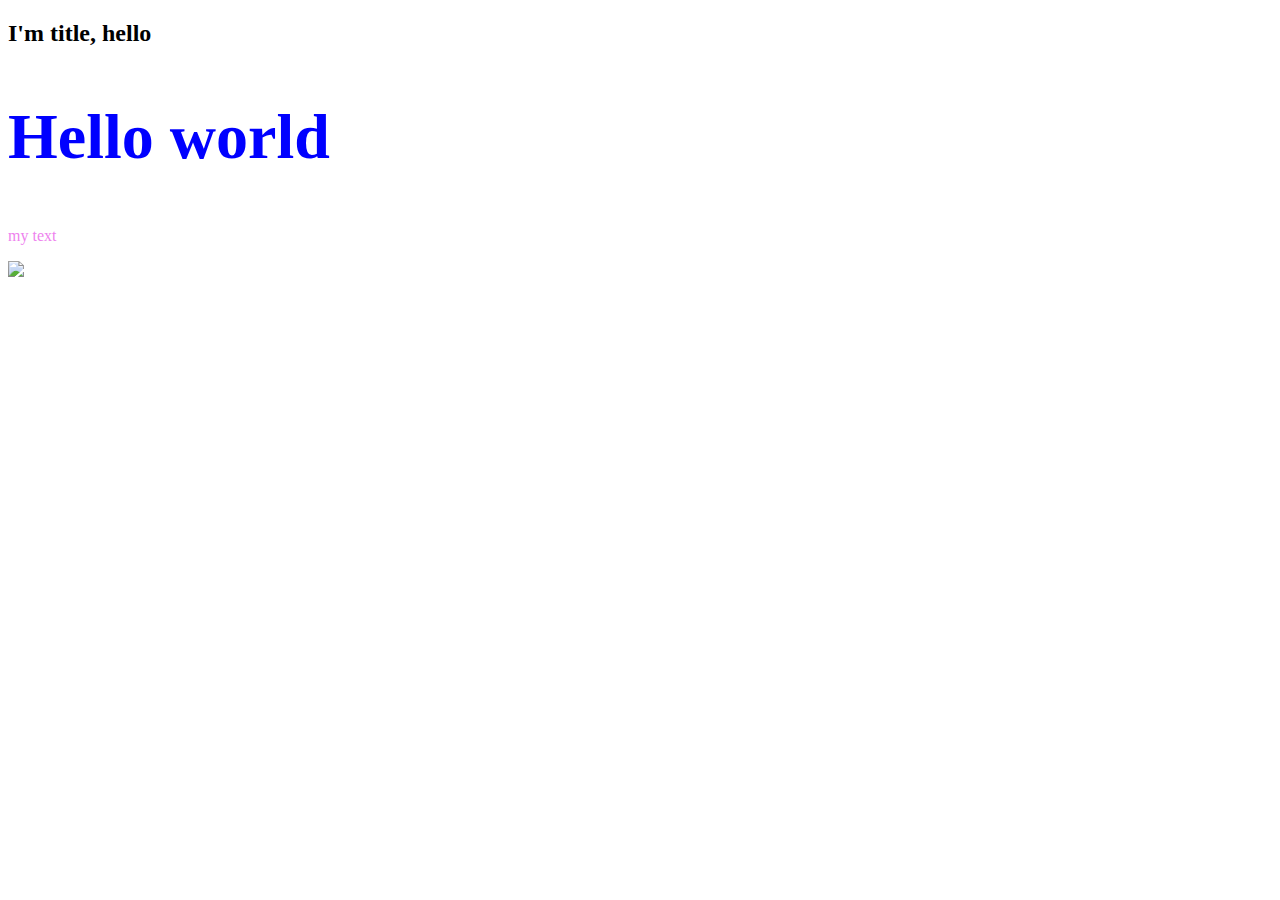
<file: atributos/index.html>
<!DOCTYPE html>
<html lang="en">

<head>
    <meta charset="UTF-8">
    <meta http-equiv="X-UA-Compatible" content="IE=edge">
    <meta name="viewport" content="width=device-width, initial-scale=1.0">
    <title>Custom Elements</title>
</head>

<body>
    <h2>
        I'm title, hello
    </h2>
    <my-element title="Hello world" text="my text" img="https://avatars3.githubusercontent.com/u/1905708?s=280&v=4/">
    </my-element>
    <script type="module" src="./my-element.js"></script>
</body>

</html>
</file>
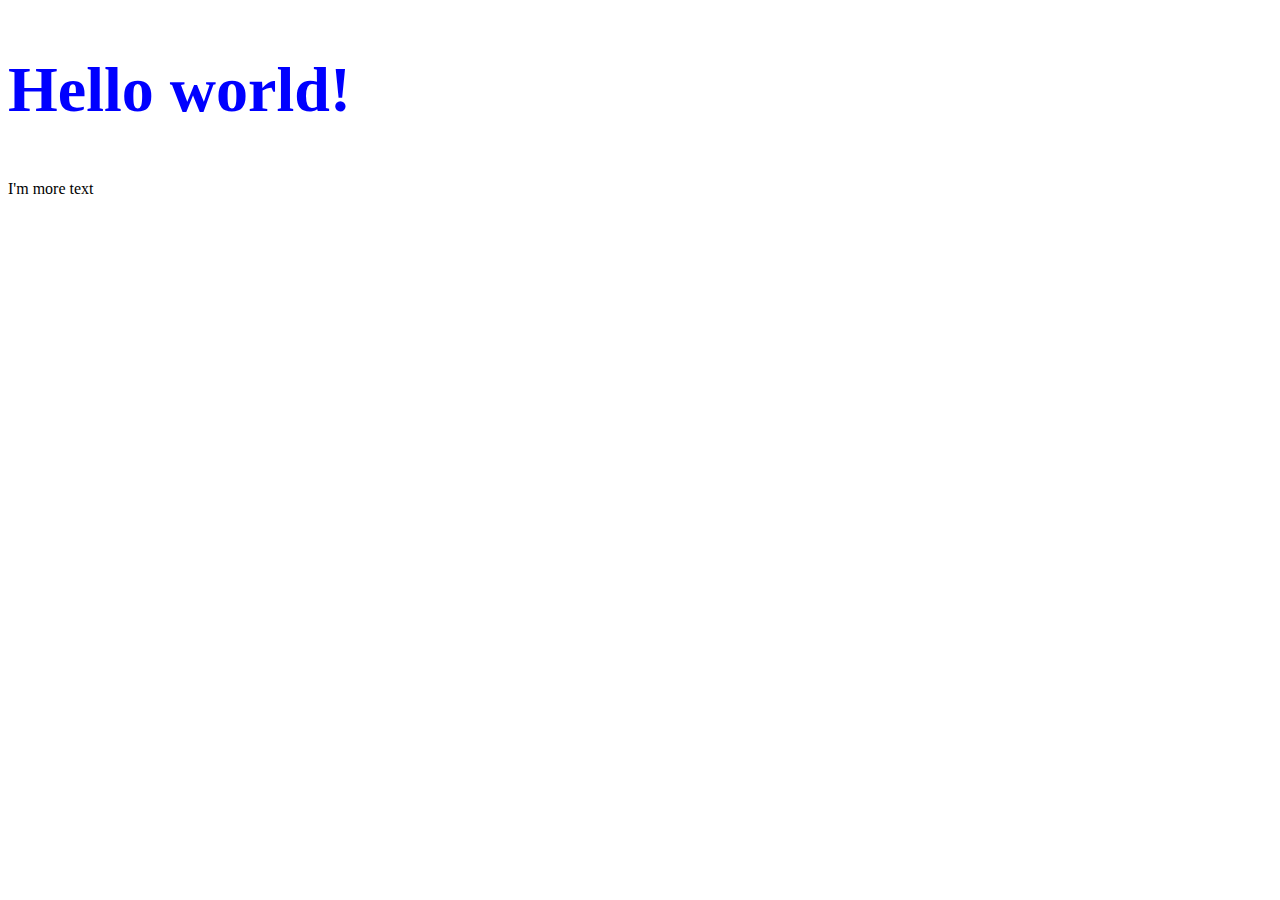
<file: customElements/index.html>
<!DOCTYPE html>
<html lang="en">

<head>
    <meta charset="UTF-8">
    <meta http-equiv="X-UA-Compatible" content="IE=edge">
    <meta name="viewport" content="width=device-width, initial-scale=1.0">
    <title>Custom Elements</title>
</head>

<body>
    <template>
        <h2>
            This is my new hello world
        </h2>
        <div>
            <p>
                I'm lorem ipsum
            </p>
        </div>
    </template>
    <my-element></my-element>
    <script type="module" src="./my-element.js"></script>
    <script>
    </script>
</body>

</html>
</file>
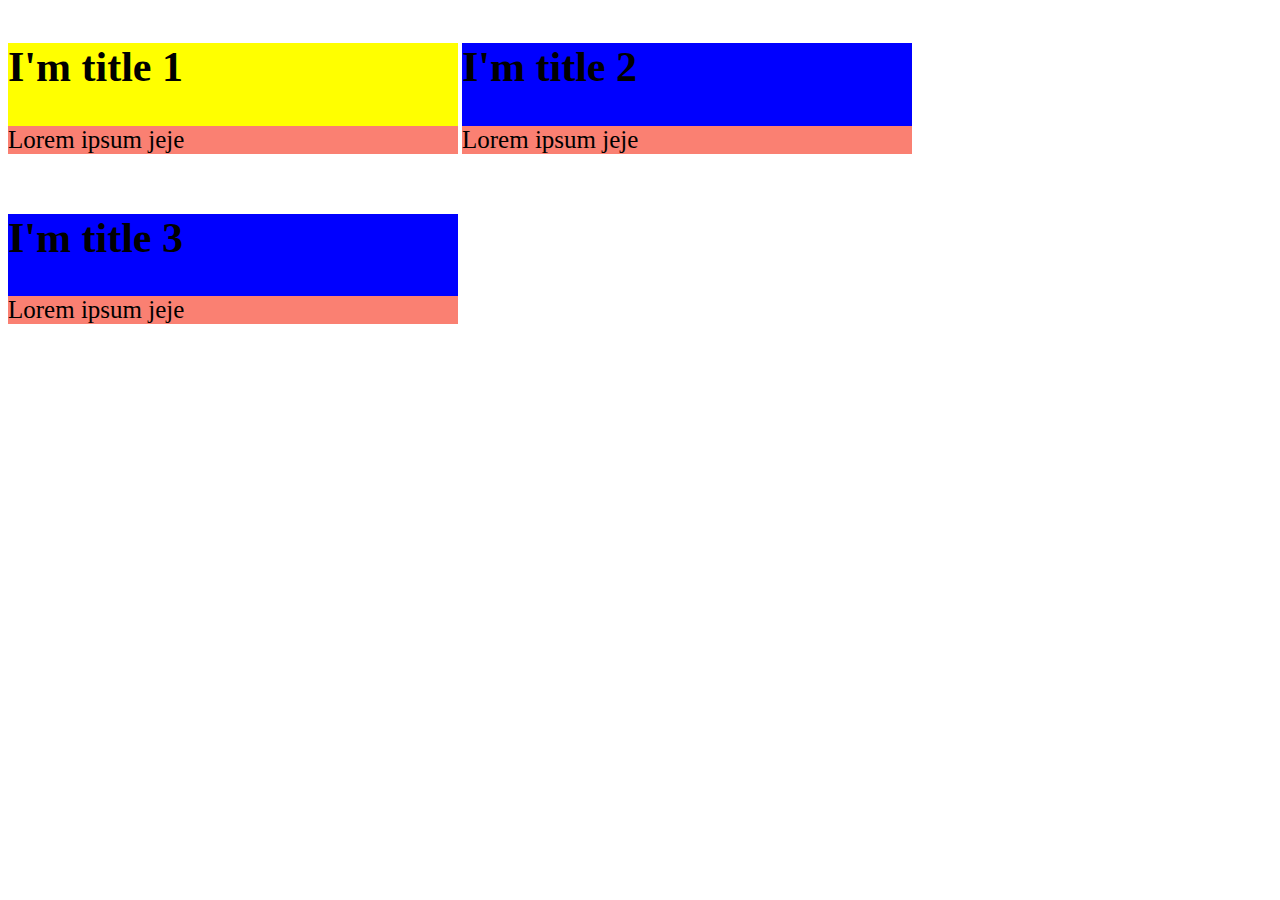
<file: customProperties/index.html>
<!DOCTYPE html>
<html lang="en">

<head>
    <meta charset="UTF-8">
    <meta http-equiv="X-UA-Compatible" content="IE=edge">
    <meta name="viewport" content="width=device-width, initial-scale=1.0">
    <title>Custom Properties</title>
    <style>
        my-element {
            --primary-color: blue;
            --heading-primary: 42px;
        }

        .first {
            --primary-color: yellow;
        }
    </style>
</head>

<body>
    <my-element class="first">
        <span slot="title">I'm title 1 </span>
        <span slot="text">Lorem ipsum jeje</span>
    </my-element>
    <my-element>
        <span slot="title">I'm title 2</span>
        <span slot="text">Lorem ipsum jeje</span>
    </my-element>
    <my-element>
        <span slot="title">I'm title 3</span>
        <span slot="text">Lorem ipsum jeje</span>
    </my-element>
    <script type="module" src="./my-element.js"></script>
</body>

</html>
</file>
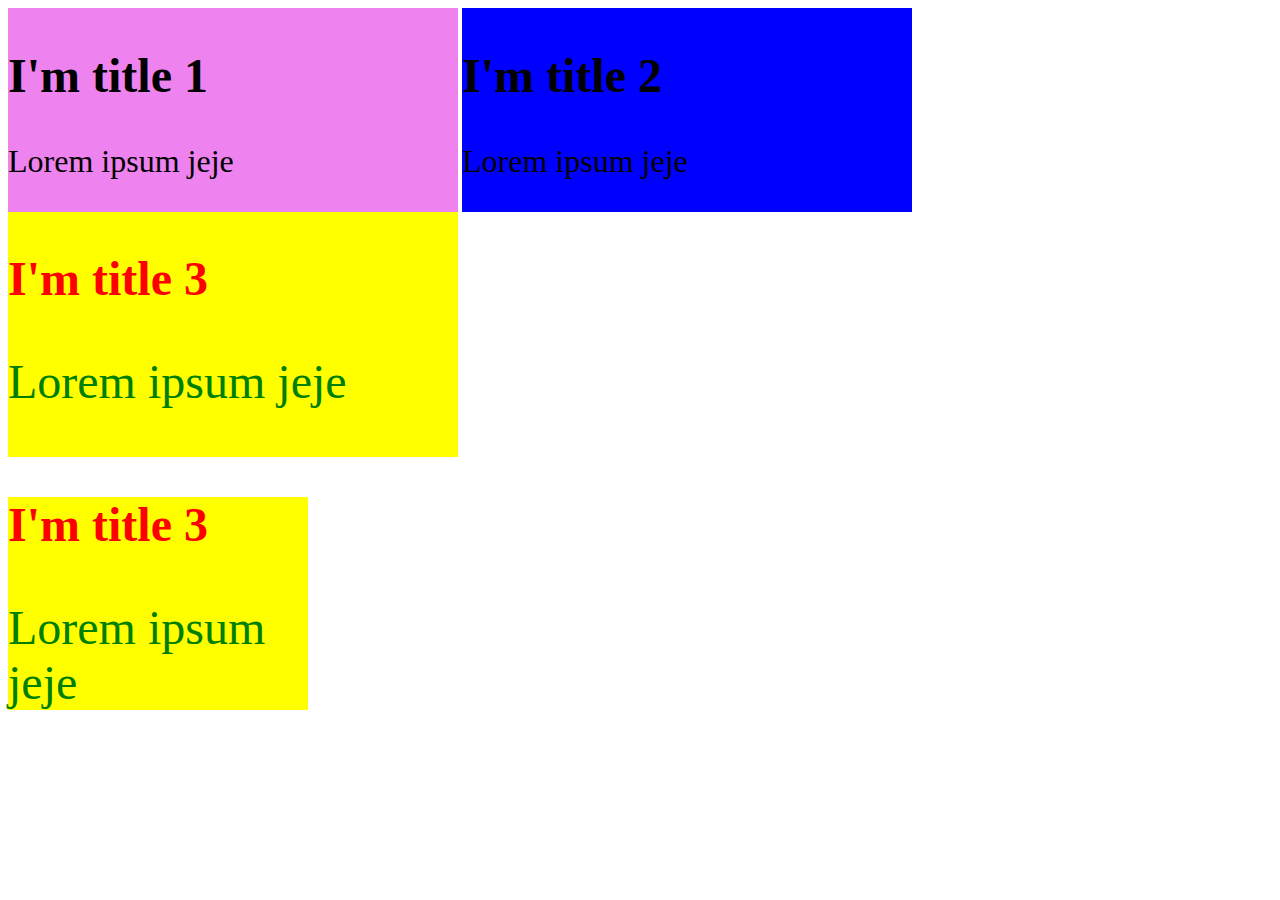
<file: host/index.html>
<!DOCTYPE html>
<html lang="en">

<head>
    <meta charset="UTF-8">
    <meta http-equiv="X-UA-Compatible" content="IE=edge">
    <meta name="viewport" content="width=device-width, initial-scale=1.0">
    <title>Host</title>
</head>

<body>
    <my-element>
        <span slot="title">I'm title 1</span>
        <span slot="paragraph">Lorem ipsum jeje</span>
    </my-element>
    <my-element class="blue">
        <span slot="title">I'm title 2</span>
        <span slot="paragraph">Lorem ipsum jeje</span>
    </my-element>
    <my-element yellow>
        <span slot="title">I'm title 3</span>
        <span slot="paragraph">Lorem ipsum jeje</span>
    </my-element>
    <article class="card">
        <my-element yellow>
            <span slot="title">I'm title 3</span>
            <span slot="paragraph">Lorem ipsum jeje</span>
        </my-element>
    </article>
    <script type="module" src="./my-element.js"></script>
</body>

</html>
</file>
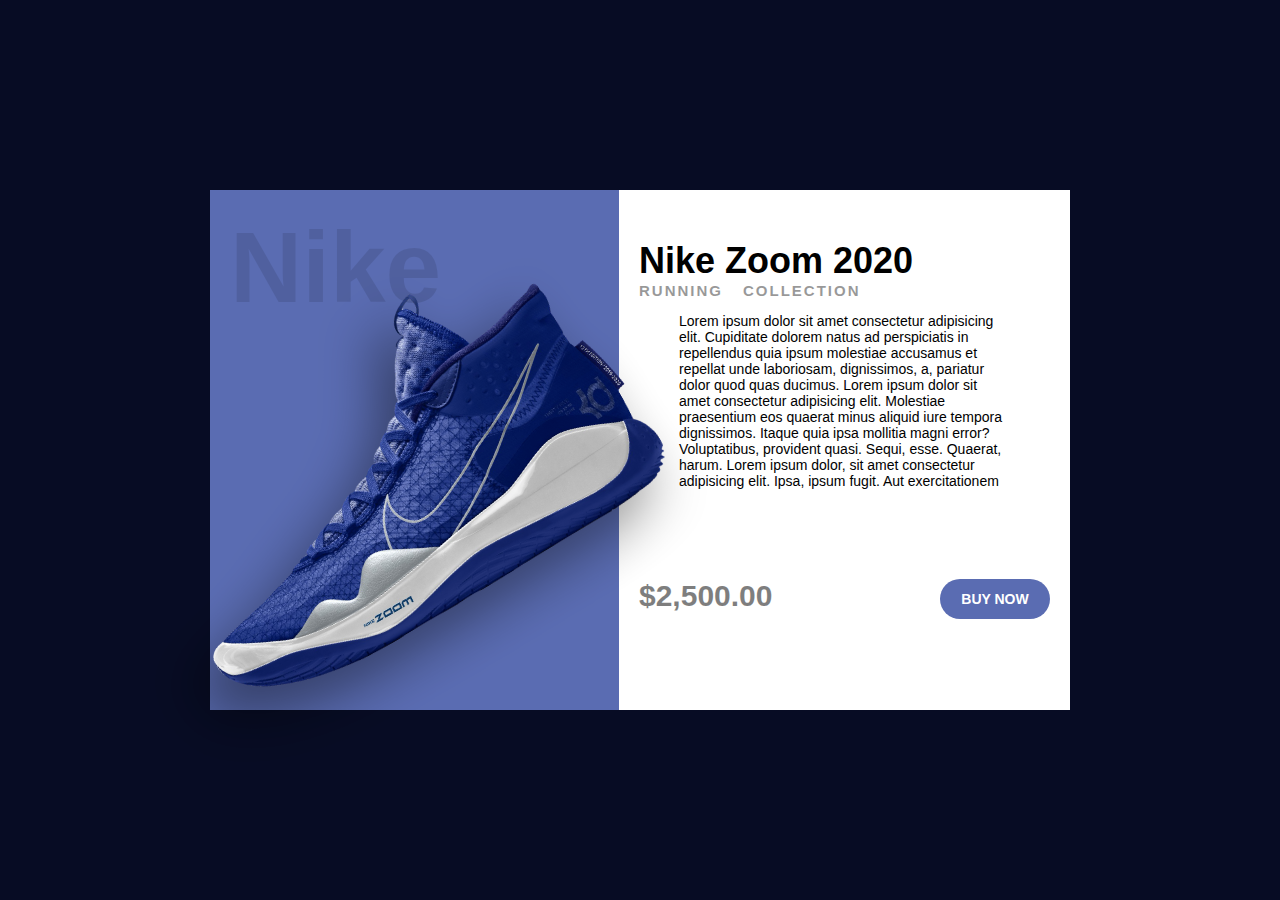
<file: proyect/index.html>
<!DOCTYPE html>
<html lang="en">

<head>
    <meta charset="UTF-8">
    <meta http-equiv="X-UA-Compatible" content="IE=edge">
    <meta name="viewport" content="width=device-width, initial-scale=1.0">
    <title>Nike Card</title>
    <link rel="stylesheet" href="./main.css">
</head>

<body>
    <nike-card productName="Nike Zoom 2020" type="running" price="2500" img="./img/nike-blue.png">
        Lorem ipsum dolor sit amet consectetur adipisicing elit. Cupiditate dolorem natus ad perspiciatis in repellendus
        quia ipsum molestiae accusamus et repellat unde laboriosam, dignissimos, a, pariatur dolor quod quas ducimus.
        Lorem ipsum dolor sit amet consectetur adipisicing elit. Molestiae praesentium eos quaerat minus aliquid iure
        tempora dignissimos. Itaque quia ipsa mollitia magni error? Voluptatibus, provident quasi. Sequi, esse. Quaerat,
        harum. Lorem ipsum dolor, sit amet consectetur adipisicing elit. Ipsa, ipsum fugit. Aut exercitationem
    </nike-card>
    <script src="./app.js"></script>
</body>

</html>
</file>
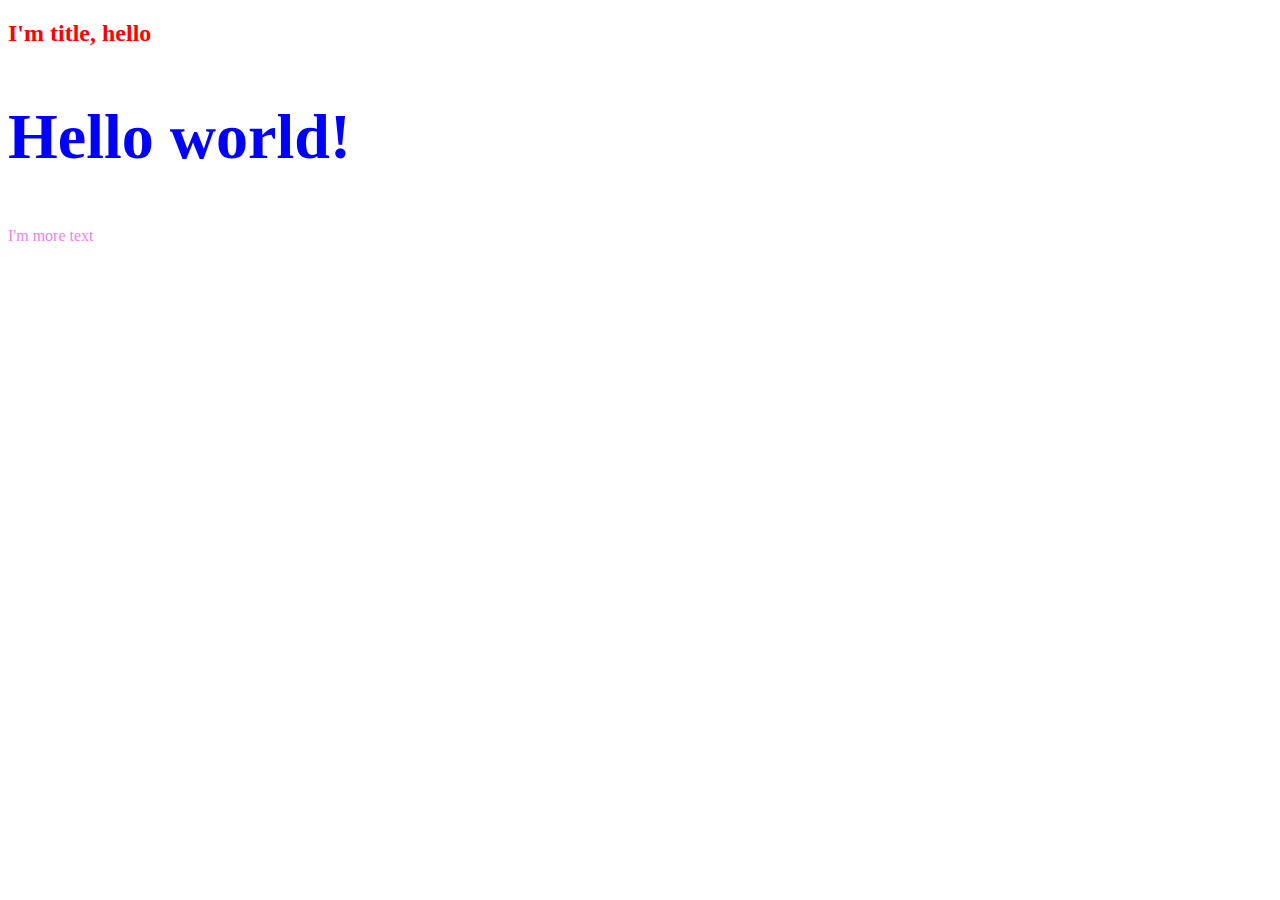
<file: shadowDom/index.html>
<!DOCTYPE html>
<html lang="en">

<head>
    <meta charset="UTF-8">
    <meta http-equiv="X-UA-Compatible" content="IE=edge">
    <meta name="viewport" content="width=device-width, initial-scale=1.0">
    <title>Custom Elements</title>
</head>

<body>
    <style>
        h2 {
            color: red;
        }
    </style>

    <h2>
        I'm title, hello
    </h2>
    <template>
        <h2>
            This is my new hello world
        </h2>
        <div>
            <p>
                I'm lorem ipsum
            </p>
        </div>
    </template>
    <my-element></my-element>
    <script type="module" src="./my-element.js"></script>
    <script>
    </script>
</body>

</html>
</file>
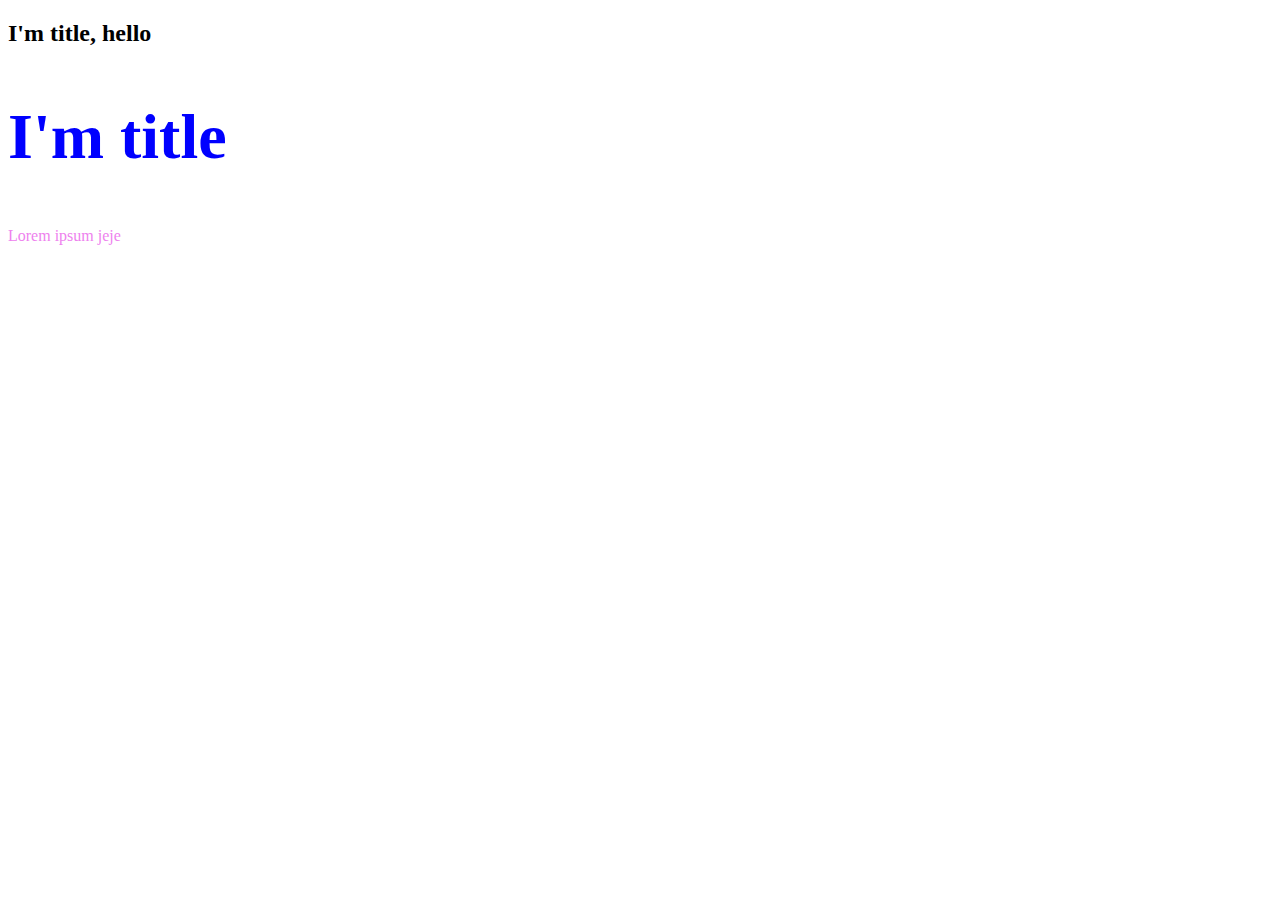
<file: slot/index.html>
<!DOCTYPE html>
<html lang="en">

<head>
    <meta charset="UTF-8">
    <meta http-equiv="X-UA-Compatible" content="IE=edge">
    <meta name="viewport" content="width=device-width, initial-scale=1.0">
    <title>Custom Elements</title>
</head>

<body>
    <h2>
        I'm title, hello
    </h2>
    <my-element>
        <span slot="title">I'm title</span>
        <span slot="paragraph">Lorem ipsum jeje</span>
    </my-element>
    <script type="module" src="./my-element.js"></script>
</body>

</html>
</file>
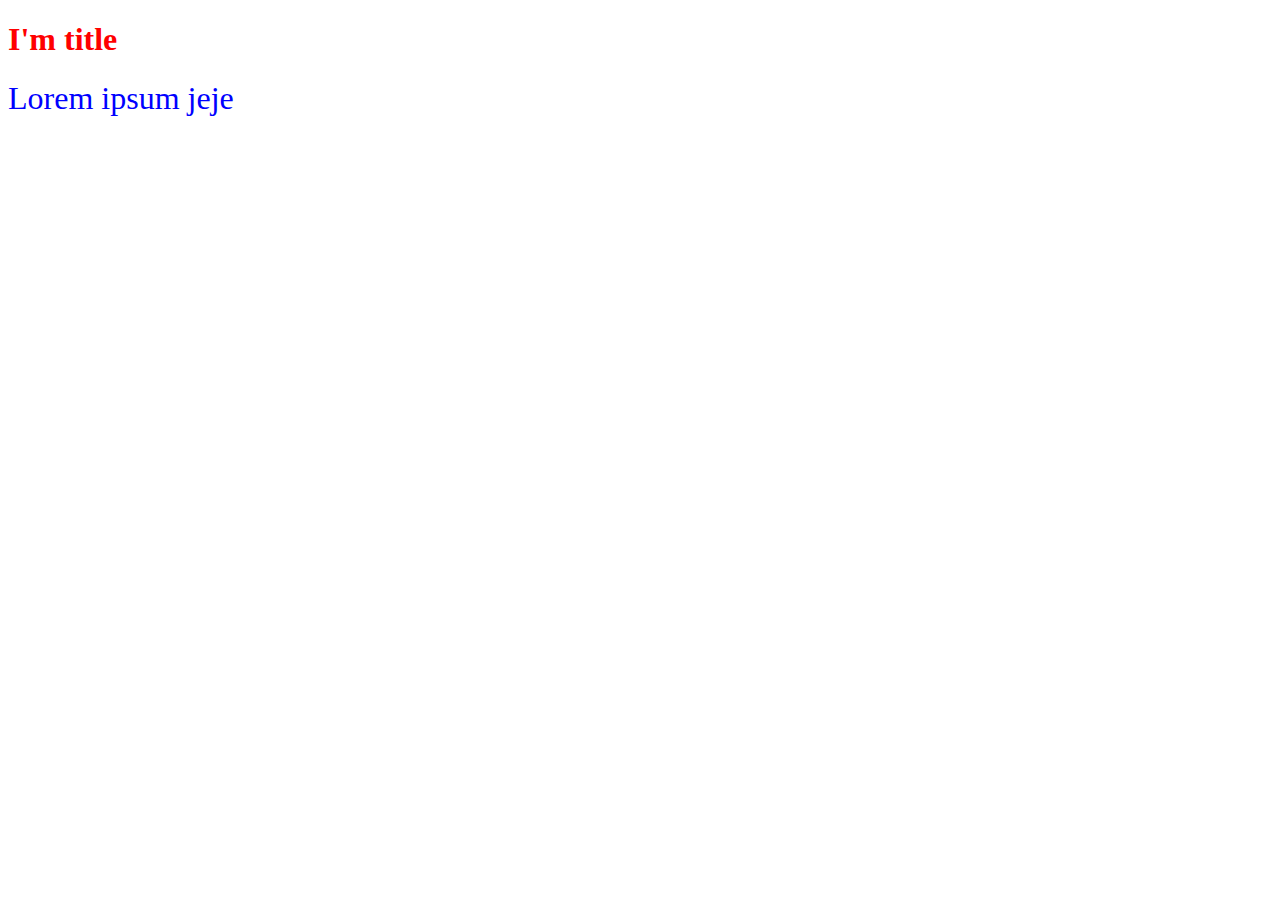
<file: slotted/index.html>
<!DOCTYPE html>
<html lang="en">

<head>
    <meta charset="UTF-8">
    <meta http-equiv="X-UA-Compatible" content="IE=edge">
    <meta name="viewport" content="width=device-width, initial-scale=1.0">
    <title>Custom Elements</title>
</head>

<body>
    <my-element>
        <span class="red" slot="title">I'm title</span>
        <span class="blue" slot="text">Lorem ipsum jeje</span>
    </my-element>
    <script type="module" src="./my-element.js"></script>
</body>

</html>
</file>
<file: proyect/main.css>
* {
  margin: 0;
  padding: 0;
  box-sizing: border-box;
}

html {
  font-size: 62.5%;
}

body {
  display: flex;
  align-items: center;
  justify-content: center;
  width: 100vw;
  height: 100vh;
  font-family: sans-serif;
  background-color: #070c24;
}
</file>
